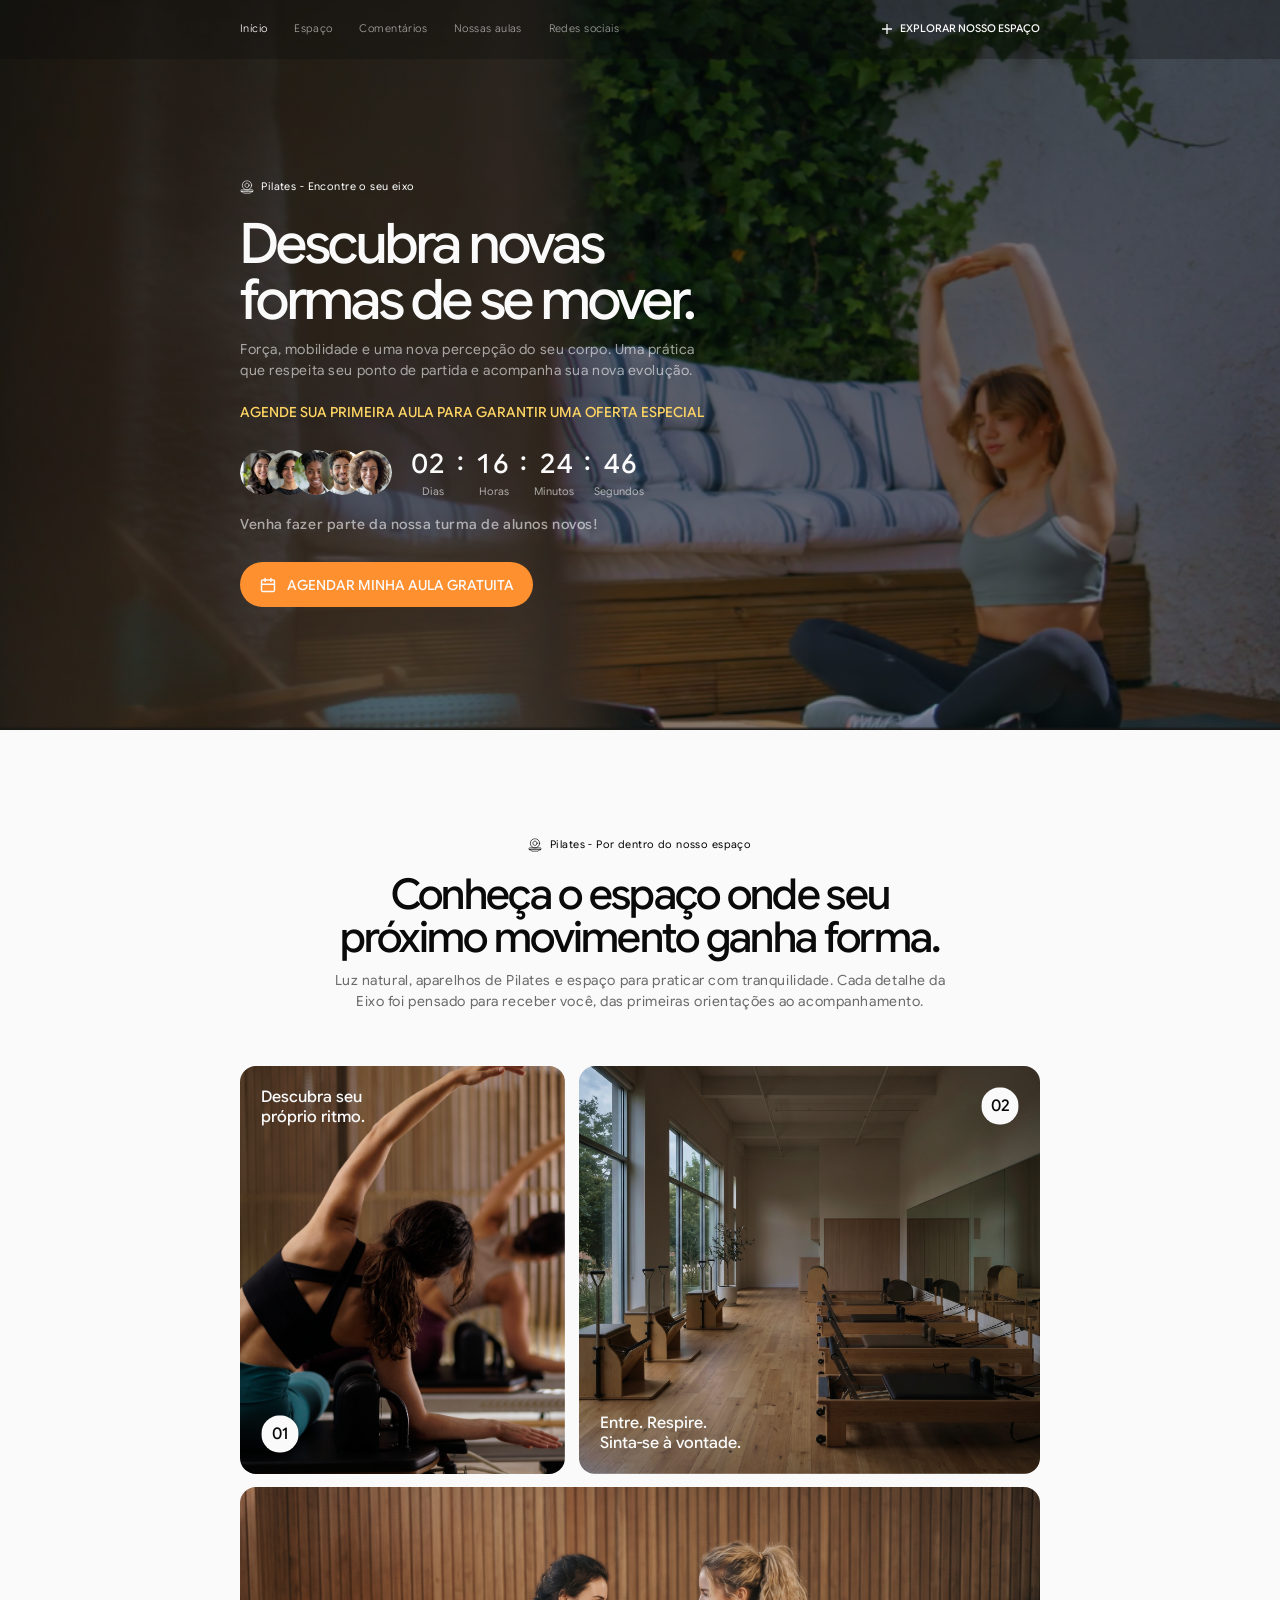
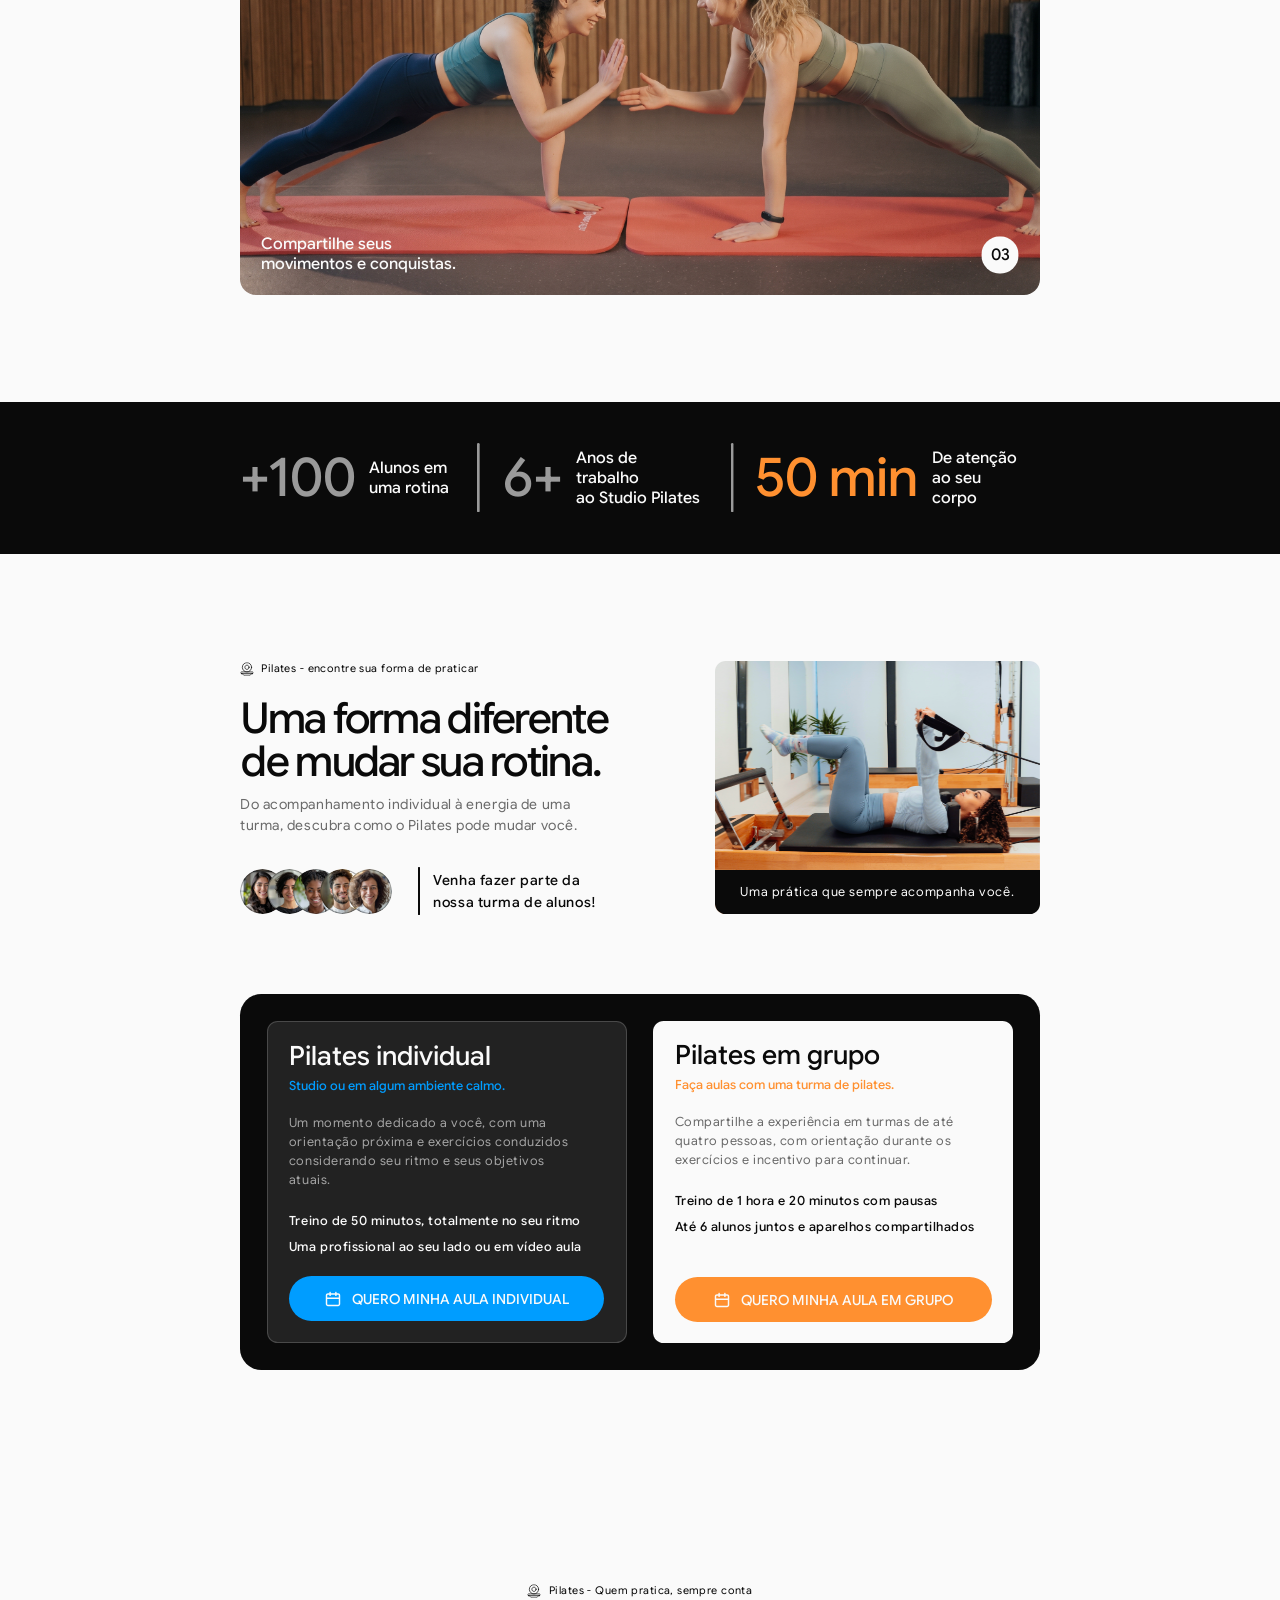
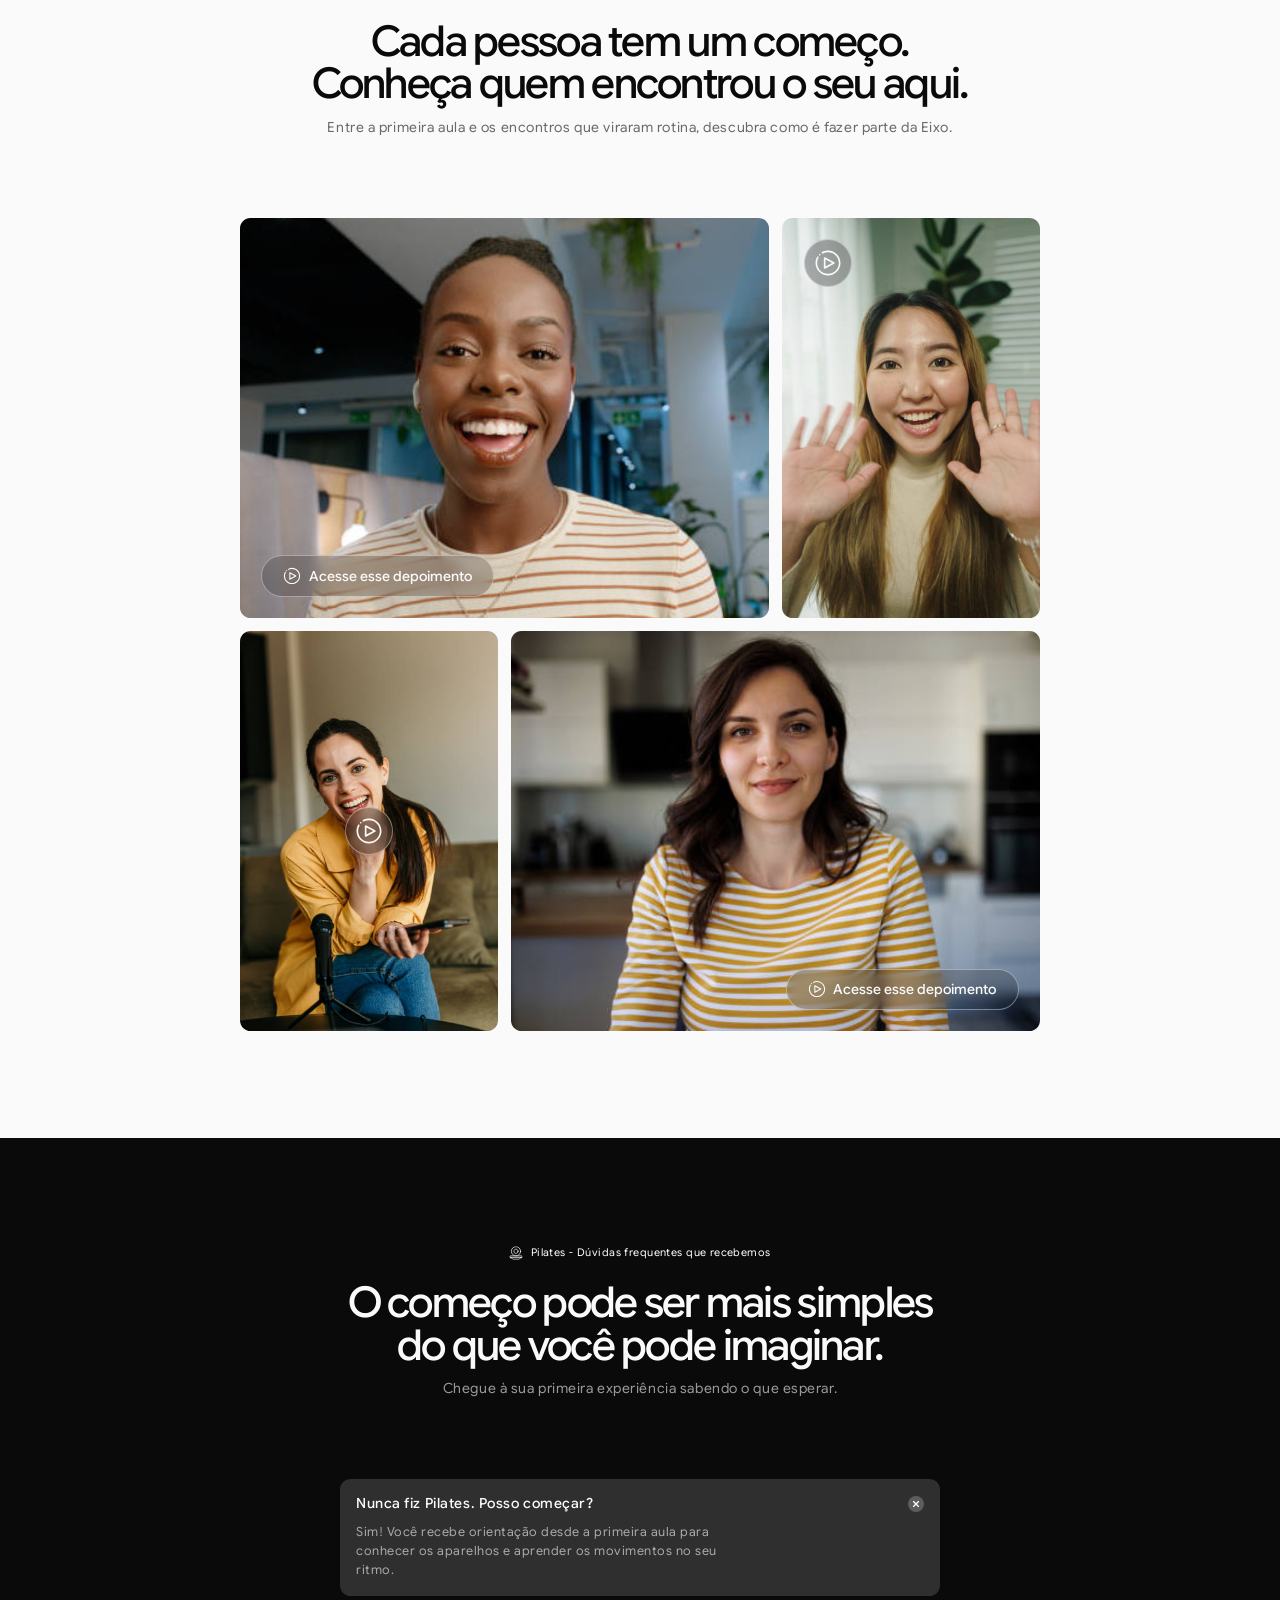
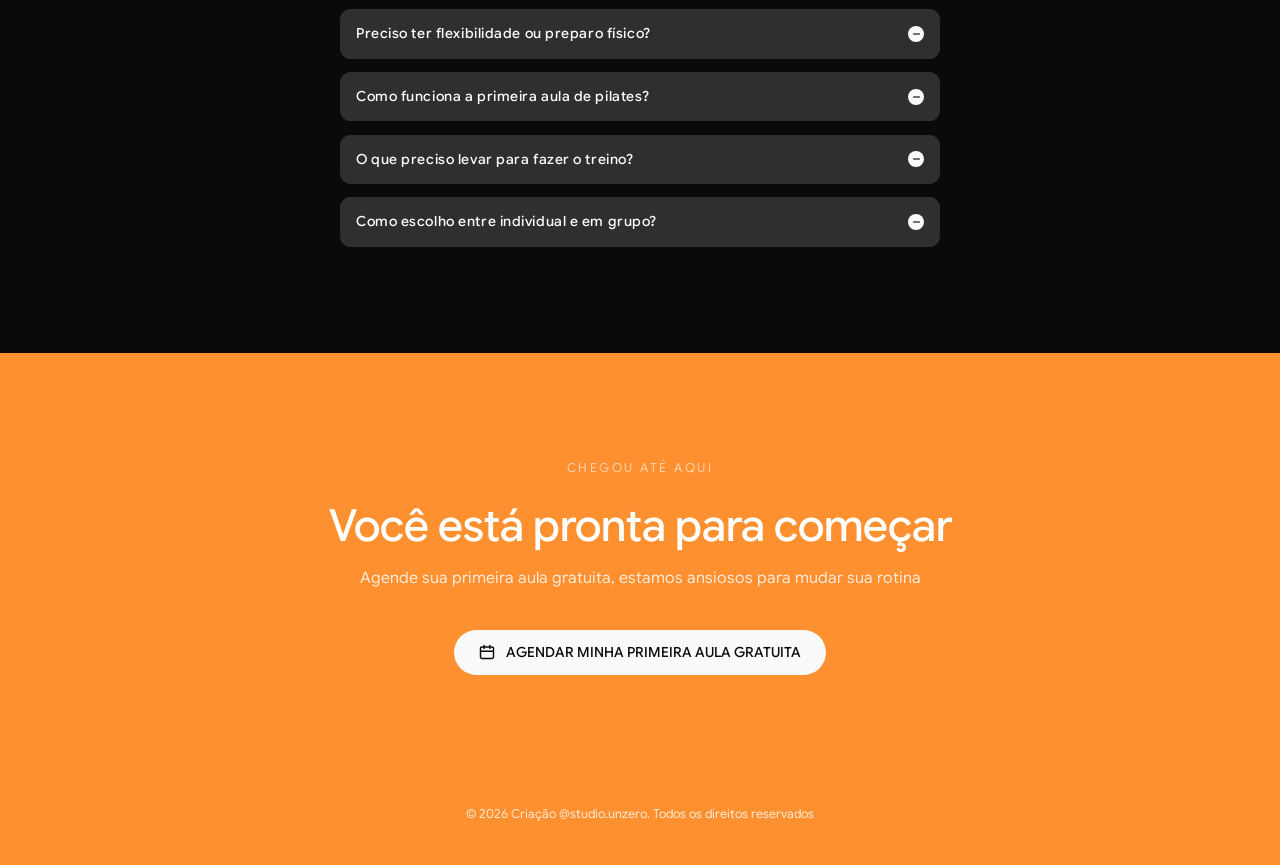
<file: index.html>
<!doctype html>
<html lang="pt-BR">
<head>
  <meta charset="utf-8">
  <meta name="viewport" content="width=device-width, initial-scale=1">
  <meta name="theme-color" content="#0a0a0a">
  <meta name="description" content="Conheça a Eixo Pilates. Um espaço para descobrir novas formas de se mover, com aulas individuais e em grupo.">
  <title>Eixo Pilates — Encontre o seu eixo</title>
  <link rel="icon" href="assets/imagens/imgPlates1.svg" type="image/svg+xml">
  <link rel="preload" href="assets/fontes/google-sans-flex-web.ttf" as="font" type="font/ttf" crossorigin>
  <link rel="stylesheet" href="css/styles.css">
  <script src="js/app.js" defer></script>
</head>
<body>
  <a class="skip-link" href="#espaco">Pular para o conteúdo</a>
  <main>
    <section class="hero" id="inicio" aria-labelledby="hero-title" data-figma-node="24:30">
      <div class="hero-media" aria-hidden="true">
        <video class="hero-video" autoplay muted loop playsinline preload="metadata" poster="assets/imagens/imgFundo.png">
          <source src="assets/videos/hero.mp4" type="video/mp4">
        </video>
        <div class="hero-shade"></div>
      </div>
      <header class="header">
        <div class="container header-inner">
          <button class="mobile-menu-toggle" aria-label="Abrir menu" aria-expanded="false" aria-controls="main-nav"><span></span><span></span></button>
          <nav id="main-nav" class="nav" aria-label="Navegação principal">
            <a class="active" href="#inicio">Início</a>
            <a href="#espaco">Espaço</a>
            <a href="#comentarios">Comentários</a>
            <a href="#aulas">Nossas aulas</a>
            <a href="#redes-sociais">Redes sociais</a>
          </nav>
          <a class="header-cta" href="#espaco"><span class="icon icon-plus"><img src="assets/imagens/imgVector.svg" alt="" width="16" height="16"></span>EXPLORAR NOSSO ESPAÇO</a>
        </div>
      </header>
      <div class="container hero-content">
        <p class="eyebrow"><span class="icon icon-pilates"><img src="assets/imagens/imgPlates.svg" alt="" width="19.819" height="19.819"></span>Pilates - Encontre o seu eixo</p>
        <h1 id="hero-title"><span class="desktop-title">Descubra novas formas de se mover.</span><span class="mobile-title">Descubra uma nova forma de se movimentar.</span></h1>
        <p class="hero-description">Força, mobilidade e uma nova percepção do seu corpo. Uma prática que respeita seu ponto de partida e acompanha sua nova evolução.</p>
        <p class="hero-offer"><span class="desktop-offer">AGENDE SUA PRIMEIRA AULA PARA GARANTIR UMA OFERTA ESPECIAL</span><span class="mobile-offer">SUA PRIMEIRA AULA, GANHE UMA OFERTA.</span></p>
        <div class="hero-proof">
          <div class="avatars hero-avatars" aria-label="Nossa turma de alunos">
            <img src="assets/imagens/imgEllipse1.png" width="68" height="68" alt="">
            <img src="assets/imagens/imgEllipse2.png" width="68" height="68" alt="">
            <img src="assets/imagens/imgEllipse3.png" width="68" height="68" alt="">
            <img src="assets/imagens/imgEllipse4.png" width="68" height="68" alt="">
            <img src="assets/imagens/imgEllipse5.png" width="68" height="68" alt="">
          </div>
          <div class="countdown" aria-label="Contagem regressiva da oferta ilustrativa">
            <div class="countdown-digits" aria-hidden="true"><span data-count="days">02</span><b>:</b><span data-count="hours">16</span><b>:</b><span data-count="minutes">24</span><b>:</b><span data-count="seconds">48</span></div>
            <div class="countdown-labels"><span>Dias</span><span>Horas</span><span>Minutos</span><span>Segundos</span></div>
          </div>
        </div>
        <p class="hero-invitation">Venha fazer parte da nossa turma de alunos novos!</p>
        <div class="mobile-proof"><p>Faça parte da nossa nova turma de alunos</p><span class="mobile-proof-divider"></span><div class="avatars"><img src="assets/imagens/imgEllipse1.png" width="40" height="40" alt=""><img src="assets/imagens/imgEllipse2.png" width="40" height="40" alt=""><img src="assets/imagens/imgEllipse3.png" width="40" height="40" alt=""><img src="assets/imagens/imgEllipse4.png" width="40" height="40" alt=""></div></div>
        <button class="button button-orange hero-button" data-book="Primeira aula"><span class="icon icon-calendar"><img src="assets/imagens/imgDate.svg" alt="" width="26" height="26"></span>AGENDAR MINHA AULA GRATUITA</button>
      </div>
    </section>

    <section class="space-section" id="espaco" aria-labelledby="space-title" data-figma-node="82:21">
      <div class="container">
        <div class="section-heading space-heading">
          <p class="eyebrow"><span class="icon icon-pilates"><img src="assets/imagens/imgPlates1.svg" alt="" width="19.819" height="19.819"></span>Pilates - Por dentro do nosso espaço</p>
          <h2 id="space-title">Conheça o espaço onde seu próximo movimento ganha forma.</h2>
          <p class="section-description">Luz natural, aparelhos de Pilates e espaço para praticar com tranquilidade. Cada detalhe da Eixo foi pensado para receber você, das primeiras orientações ao acompanhamento.</p>
        </div>
        <div class="space-grid">
          <figure class="space-card space-card-one">
            <img class="space-photo" src="assets/imagens/imgFundoCard1.png" width="765" height="1024" alt="Aluna explorando um alongamento lateral em um aparelho de Pilates" loading="lazy">
            <figcaption>Descubra seu<br>próprio ritmo.</figcaption>
            <span class="number-badge"><img src="assets/imagens/imgEllipse7.svg" alt="" width="56" height="56"><span>01</span></span>
          </figure>
          <figure class="space-card space-card-two">
            <img class="space-photo" src="assets/imagens/imgFundoCard2.png" width="1024" height="765" alt="Estúdio com luz natural, piso de madeira e aparelhos de Pilates" loading="lazy">
            <figcaption>Entre. Respire.<br>Sinta-se à vontade.</figcaption>
            <span class="number-badge"><img src="assets/imagens/imgEllipse7.svg" alt="" width="56" height="56"><span>02</span></span>
          </figure>
          <figure class="space-card space-card-three">
            <img class="space-photo" src="assets/imagens/imgFundoCard3.png" width="2752" height="1536" alt="Duas alunas compartilhando a prática no estúdio" loading="lazy">
            <figcaption>Compartilhe seus<br>movimentos e conquistas.</figcaption>
            <span class="number-badge"><img src="assets/imagens/imgEllipse7.svg" alt="" width="56" height="56"><span>03</span></span>
          </figure>
        </div>
      </div>
    </section>

    <section class="metrics" aria-label="O estúdio em números" data-figma-node="82:16">
      <div class="container metrics-inner">
        <div class="metric metric-one"><strong>+100</strong><p>Alunos em<br>uma rotina</p></div>
        <div class="metric metric-two"><strong>6+</strong><p>Anos de trabalho<br>ao Studio Pilates</p></div>
        <div class="metric metric-three"><strong>50 min</strong><p>De atenção<br>ao seu corpo</p></div>
        <span class="metric-dividers" aria-hidden="true"><img src="assets/imagens/imgDivisoresBarras.svg" alt="" width="385" height="104"></span>
      </div>
    </section>

    <section class="classes-section" id="aulas" aria-labelledby="classes-title" data-figma-node="111:45">
      <div class="container">
        <div class="classes-intro">
          <div class="classes-copy">
            <p class="eyebrow"><span class="icon icon-pilates"><img src="assets/imagens/imgPlates1.svg" alt="" width="19.819" height="19.819"></span>Pilates - encontre sua forma de praticar</p>
            <h2 id="classes-title">Uma forma diferente de mudar sua rotina.</h2>
            <p class="section-description">Do acompanhamento individual à energia de uma turma, descubra como o Pilates pode mudar você.</p>
            <div class="classes-proof">
              <div class="avatars" aria-label="Nossa turma de alunos"><img src="assets/imagens/imgEllipse6.png" width="68" height="68" alt="" loading="lazy"><img src="assets/imagens/imgEllipse8.png" width="68" height="68" alt="" loading="lazy"><img src="assets/imagens/imgEllipse9.png" width="68" height="68" alt="" loading="lazy"><img src="assets/imagens/imgEllipse10.png" width="68" height="68" alt="" loading="lazy"><img src="assets/imagens/imgEllipse11.png" width="68" height="68" alt="" loading="lazy"></div>
              <span class="proof-divider"><img src="assets/imagens/imgVector2.svg" alt="" width="4" height="72"></span>
              <p>Venha fazer parte da nossa turma de alunos!</p>
            </div>
          </div>
          <figure class="classes-image">
            <img src="assets/imagens/imgRectangle10.png" width="683" height="1024" alt="Aluna praticando exercícios no reformer" loading="lazy">
            <figcaption>Uma prática que sempre acompanha você.</figcaption>
          </figure>
        </div>
        <div class="class-cards">
          <article class="class-card class-card-individual">
            <h3>Pilates individual</h3>
            <p class="class-tagline">Studio ou em algum ambiente calmo.</p>
            <p class="class-description">Um momento dedicado a você, com uma orientação próxima e exercícios conduzidos considerando seu ritmo e seus objetivos atuais.</p>
            <ul class="class-details"><li>Treino de 50 minutos, totalmente no seu ritmo</li><li>Uma profissional ao seu lado ou em vídeo aula</li></ul>
            <button class="button button-blue" data-book="Pilates individual"><span class="icon icon-calendar"><img src="assets/imagens/imgDate.svg" alt="" width="26" height="26"></span>QUERO MINHA AULA INDIVIDUAL</button>
          </article>
          <article class="class-card class-card-group">
            <h3>Pilates em grupo</h3>
            <p class="class-tagline">Faça aulas com uma turma de pilates.</p>
            <p class="class-description">Compartilhe a experiência em turmas de até quatro pessoas, com orientação durante os exercícios e incentivo para continuar.</p>
            <ul class="class-details"><li>Treino de 1 hora e 20 minutos com pausas</li><li>Até 6 alunos juntos e aparelhos compartilhados</li></ul>
            <button class="button button-orange" data-book="Pilates em grupo"><span class="icon icon-calendar"><img src="assets/imagens/imgDate.svg" alt="" width="26" height="26"></span>QUERO MINHA AULA EM GRUPO</button>
          </article>
        </div>
      </div>
    </section>

    <section class="testimonials-section" id="comentarios" aria-labelledby="testimonials-title" data-figma-node="134:7">
      <div class="container">
        <div class="section-heading testimonials-heading">
          <p class="eyebrow"><span class="icon icon-pilates"><img src="assets/imagens/imgPlates1.svg" alt="" width="19.819" height="19.819"></span>Pilates - Quem pratica, sempre conta</p>
          <h2 id="testimonials-title">Cada pessoa tem um começo. Conheça quem encontrou o seu aqui.</h2>
          <p class="section-description">Entre a primeira aula e os encontros que viraram rotina, descubra como é fazer parte da Eixo.</p>
        </div>
        <div class="testimonials-grid">
          <button class="testimonial testimonial-one" data-testimonial="0" aria-label="Acessar primeiro depoimento ilustrativo">
            <img class="testimonial-photo" src="assets/imagens/imgRectangle12.png" width="612" height="373" alt="Mulher sorrindo para a câmera em um relato" loading="lazy">
            <span class="play-control play-label"><span class="icon icon-play-small"><img src="assets/imagens/imgPlay.svg" alt="" width="26" height="26"></span><span>Acesse esse depoimento</span></span>
          </button>
          <button class="testimonial testimonial-two" data-testimonial="1" aria-label="Acessar segundo depoimento ilustrativo">
            <img class="testimonial-photo" src="assets/imagens/imgRectangle14.png" width="344" height="612" alt="Mulher acenando para a câmera" loading="lazy">
            <span class="play-control play-circle"><span class="icon icon-play-large"><img src="assets/imagens/imgPlay1.svg" alt="" width="40" height="40"></span></span>
          </button>
          <button class="testimonial testimonial-three" data-testimonial="2" aria-label="Acessar terceiro depoimento ilustrativo">
            <img class="testimonial-photo" src="assets/imagens/imgRectangle15.png" width="408" height="612" alt="Mulher sorrindo enquanto grava um relato em casa" loading="lazy">
            <span class="play-control play-circle"><span class="icon icon-play-large"><img src="assets/imagens/imgPlay1.svg" alt="" width="40" height="40"></span></span>
          </button>
          <button class="testimonial testimonial-four" data-testimonial="3" aria-label="Acessar quarto depoimento ilustrativo">
            <img class="testimonial-photo" src="assets/imagens/imgRectangle16.png" width="612" height="408" alt="Mulher olhando para a câmera em um relato" loading="lazy">
            <span class="play-control play-label"><span class="icon icon-play-small"><img src="assets/imagens/imgPlay.svg" alt="" width="26" height="26"></span><span>Acesse esse depoimento</span></span>
          </button>
        </div>
      </div>
    </section>

    <section class="faq-section" id="duvidas" aria-labelledby="faq-title" data-figma-node="137:191">
      <div class="container">
        <div class="section-heading faq-heading">
          <p class="eyebrow"><span class="icon icon-pilates"><img src="assets/imagens/imgPlates.svg" alt="" width="19.819" height="19.819"></span>Pilates - Dúvidas frequentes que recebemos</p>
          <h2 id="faq-title">O começo pode ser mais simples do que você pode imaginar.</h2>
          <p class="section-description">Chegue à sua primeira experiência sabendo o que esperar.</p>
        </div>
        <div class="faq-list">
          <details class="faq-item" open>
            <summary>Nunca fiz Pilates. Posso começar?<span class="faq-icon"><img class="faq-icon-bg" src="assets/imagens/imgEllipse13.svg" width="24" height="24" alt=""><img class="faq-icon-minus" src="assets/imagens/imgGroup1.svg" width="11" height="2" alt=""><img class="faq-icon-bg-open" src="assets/imagens/imgEllipse12.svg" width="24" height="24" alt=""><img class="faq-icon-cross" src="assets/imagens/imgGroup.svg" width="10" height="10" alt=""></span></summary>
            <div class="faq-answer"><p>Sim! Você recebe orientação desde a primeira aula para conhecer os aparelhos e aprender os movimentos no seu ritmo.</p></div>
          </details>
          <details class="faq-item"><summary>Preciso ter flexibilidade ou preparo físico?<span class="faq-icon"><img class="faq-icon-bg" src="assets/imagens/imgEllipse13.svg" width="24" height="24" alt=""><img class="faq-icon-minus" src="assets/imagens/imgGroup1.svg" width="11" height="2" alt=""><img class="faq-icon-bg-open" src="assets/imagens/imgEllipse12.svg" width="24" height="24" alt=""><img class="faq-icon-cross" src="assets/imagens/imgGroup.svg" width="10" height="10" alt=""></span></summary><div class="faq-answer"><p>Não é necessário chegar com experiência. Os exercícios são orientados considerando seu ponto de partida.</p></div></details>
          <details class="faq-item"><summary>Como funciona a primeira aula de pilates?<span class="faq-icon"><img class="faq-icon-bg" src="assets/imagens/imgEllipse13.svg" width="24" height="24" alt=""><img class="faq-icon-minus" src="assets/imagens/imgGroup1.svg" width="11" height="2" alt=""><img class="faq-icon-bg-open" src="assets/imagens/imgEllipse12.svg" width="24" height="24" alt=""><img class="faq-icon-cross" src="assets/imagens/imgGroup.svg" width="10" height="10" alt=""></span></summary><div class="faq-answer"><p>Você conhece o espaço, conversa com a profissional sobre seus objetivos e experimenta a prática com acompanhamento.</p></div></details>
          <details class="faq-item"><summary>O que preciso levar para fazer o treino?<span class="faq-icon"><img class="faq-icon-bg" src="assets/imagens/imgEllipse13.svg" width="24" height="24" alt=""><img class="faq-icon-minus" src="assets/imagens/imgGroup1.svg" width="11" height="2" alt=""><img class="faq-icon-bg-open" src="assets/imagens/imgEllipse12.svg" width="24" height="24" alt=""><img class="faq-icon-cross" src="assets/imagens/imgGroup.svg" width="10" height="10" alt=""></span></summary><div class="faq-answer"><p>Roupas confortáveis e uma garrafa de água. As demais orientações são enviadas na confirmação.</p></div></details>
          <details class="faq-item"><summary>Como escolho entre individual e em grupo?<span class="faq-icon"><img class="faq-icon-bg" src="assets/imagens/imgEllipse13.svg" width="24" height="24" alt=""><img class="faq-icon-minus" src="assets/imagens/imgGroup1.svg" width="11" height="2" alt=""><img class="faq-icon-bg-open" src="assets/imagens/imgEllipse12.svg" width="24" height="24" alt=""><img class="faq-icon-cross" src="assets/imagens/imgGroup.svg" width="10" height="10" alt=""></span></summary><div class="faq-answer"><p>Nossa equipe ajuda você a conhecer os formatos e escolher conforme suas preferências e disponibilidade.</p></div></details>
        </div>
      </div>
    </section>
  </main>

  <footer class="footer" id="redes-sociais" data-figma-node="141:358">
    <div class="container footer-inner">
      <p class="footer-eyebrow">CHEGOU ATÉ AQUI</p>
      <h2>Você está pronta para começar</h2>
      <p class="footer-description">Agende sua primeira aula gratuita, estamos ansiosos para mudar sua rotina</p>
      <button class="button button-white footer-button" data-book="Primeira aula"><span class="icon icon-calendar"><img src="assets/imagens/imgDate1.svg" alt="" width="26" height="26"></span>AGENDAR MINHA PRIMEIRA AULA GRATUITA</button>
      <p class="copyright">© 2026 Criação <a href="https://www.instagram.com/studio.unzero/" target="_blank" rel="noopener noreferrer">@studio.unzero.</a> Todos os direitos reservados</p>
    </div>
  </footer>

  <dialog class="booking-dialog" aria-labelledby="booking-title">
    <button class="dialog-close" data-close aria-label="Fechar agendamento">×</button>
    <div class="booking-form-view">
      <p class="modal-eyebrow">SEU PRIMEIRO MOVIMENTO</p>
      <h2 id="booking-title">Encontre seu horário.</h2>
      <p class="modal-description">Escolha suas preferências para experimentar a Eixo.</p>
      <form id="booking-form">
        <label>Seu nome<input name="name" autocomplete="given-name" placeholder="Como podemos chamar você?" required maxlength="80"></label>
        <label>WhatsApp<input name="phone" autocomplete="tel" type="tel" inputmode="tel" placeholder="(11) 99999-9999" required minlength="10" maxlength="20"></label>
        <label>Formato<select name="format"><option>Primeira aula</option><option>Pilates individual</option><option>Pilates em grupo</option></select></label>
        <div class="form-row"><label>Dia de preferência<input name="date" type="date" required></label><label>Período<select name="period"><option>Manhã</option><option>Tarde</option><option>Noite</option></select></label></div>
        <button class="modal-submit" type="submit">Experimentar agendamento ↗</button>
        <p class="demo-note">Projeto conceitual. Este formulário demonstra a experiência e não envia seus dados.</p>
      </form>
    </div>
    <div class="booking-success" hidden role="status"><p class="modal-eyebrow">PRIMEIRO PASSO DADO</p><h2>Esse tempo pode ser seu.</h2><p class="success-text"></p><p class="demo-note">Esta é uma demonstração do case. Nenhuma reserva foi realizada e seus dados não foram enviados.</p><button class="modal-submit" data-close>Voltar para a Eixo</button></div>
  </dialog>

  <dialog class="testimonial-dialog" aria-labelledby="testimonial-dialog-title">
    <button class="dialog-close" data-close aria-label="Fechar depoimento">×</button>
    <div class="testimonial-dialog-media"></div>
    <div class="testimonial-dialog-caption"><h2 id="testimonial-dialog-title">Quem pratica, conta.</h2><p>Conteúdo ilustrativo do projeto conceitual.</p></div>
  </dialog>
</body>
</html>
</file>
<file: css/styles.css>
:root{--u:min(1px,.052083333333vw);--white:#fafafa;--black:#0a0a0a;--orange:#ff9030;--blue:#009dff;--muted:rgba(10,10,10,.6);--light-muted:rgba(250,250,250,.6)}
*{box-sizing:border-box}html{scroll-behavior:smooth;scrollbar-gutter:stable}body{margin:0;background:var(--white);color:var(--black);font-family:'Google Sans Flex',sans-serif;font-weight:400;-webkit-font-smoothing:antialiased}p,h1,h2,h3,figure{margin:0}button,input,select{font:inherit}button,a{-webkit-tap-highlight-color:transparent}button{cursor:pointer}a{color:inherit;text-decoration:none}button{border:0}img{display:block}button:focus-visible,a:focus-visible,summary:focus-visible{outline:3px solid var(--blue);outline-offset:6px}button{color:inherit}section,footer{scroll-margin-top:0}.container{width:calc(1200 * var(--u));margin-inline:auto}.skip-link{position:fixed;z-index:20;top:12px;left:12px;padding:12px 20px;border-radius:20px;background:white;color:black;transform:translateY(-200%)}.skip-link:focus{transform:translateY(0)}
.icon{position:relative;display:inline-flex;flex:none;align-items:center;justify-content:center;overflow:visible}.icon img{flex:none;max-width:none}.icon-calendar{width:calc(26 * var(--u));height:calc(26 * var(--u))}.icon-calendar img{transform:scale(calc(var(--icon-scale,1)))}.icon-pilates{width:calc(20 * var(--u));height:calc(20 * var(--u))}.icon-plus{width:calc(16 * var(--u));height:calc(16 * var(--u))}.icon-play-small{width:calc(26 * var(--u));height:calc(26 * var(--u))}.icon-play-large{width:calc(40 * var(--u));height:calc(40 * var(--u))}
.eyebrow{display:flex;align-items:center;gap:calc(12 * var(--u));font-size:calc(16 * var(--u));line-height:1.5;letter-spacing:.04em}.section-heading{text-align:center}.section-heading .eyebrow{justify-content:center}.section-heading h2,h2{font-size:calc(64 * var(--u));font-weight:500;line-height:1;letter-spacing:-.04em}.section-heading h2{margin:calc(32 * var(--u)) auto 0}.section-description{font-size:calc(21 * var(--u));line-height:1.5;letter-spacing:.04em;color:var(--muted)}.section-heading .section-description{margin:calc(16 * var(--u)) auto 0}.button{display:inline-flex;align-items:center;justify-content:center;gap:calc(16 * var(--u));padding:calc(20 * var(--u)) calc(32 * var(--u));min-height:calc(66 * var(--u));border-radius:calc(80 * var(--u));font-size:calc(21 * var(--u));font-weight:500;line-height:normal;white-space:nowrap;transition:filter .18s,transform .18s}.button:hover{filter:brightness(1.06);transform:translateY(-2px)}.button:active{transform:translateY(0)}.button-orange{background:var(--orange);color:var(--white)}.button-blue{background:var(--blue);color:var(--white)}.button-white{background:var(--white);color:var(--black)}
.hero{position:relative;height:calc(1095 * var(--u));color:var(--white);background:#24231e;isolation:isolate;overflow:hidden}.hero-media{position:absolute;inset:0;z-index:-1}.hero-video{width:100%;height:100%;object-fit:cover;object-position:center bottom}.hero-shade{position:absolute;inset:0;background:linear-gradient(180deg,rgba(0,0,0,.5) 63.083%,rgba(0,0,0,.35) 100%)}.header{height:calc(88 * var(--u));background:rgba(10,10,10,.3);position:absolute;inset:0 0 auto;z-index:3}.header-inner{height:100%;display:flex;align-items:center;justify-content:space-between}.nav{display:flex;align-items:center;gap:calc(40 * var(--u));font-size:calc(16 * var(--u));font-weight:300;line-height:1.5;letter-spacing:.04em}.nav a{color:var(--light-muted);transition:color .18s}.nav a:hover,.nav a.active{color:var(--white)}.header-cta{display:flex;align-items:center;gap:calc(12 * var(--u));font-size:calc(16 * var(--u));font-weight:500;line-height:1.5;white-space:nowrap}.mobile-menu-toggle{display:none}.hero-content{padding-top:calc(268 * var(--u))}.hero h1{font-size:calc(84 * var(--u));font-weight:500;line-height:1;letter-spacing:-.04em;width:calc(712 * var(--u));margin-top:calc(32 * var(--u))}.hero-description{width:calc(696 * var(--u));font-size:calc(21 * var(--u));line-height:1.5;letter-spacing:.04em;color:var(--light-muted);margin-top:calc(16 * var(--u))}.hero-offer{font-size:calc(21 * var(--u));font-weight:500;line-height:normal;color:#ffd563;margin-top:calc(33 * var(--u));white-space:nowrap}.hero-proof{display:flex;align-items:flex-start;gap:calc(29 * var(--u));margin-top:calc(41 * var(--u));height:calc(78 * var(--u))}.avatars{display:flex;align-items:center;flex:none;width:calc(228 * var(--u));height:calc(68 * var(--u))}.avatars img{width:calc(68 * var(--u));height:calc(68 * var(--u));border-radius:50%;flex:none}.avatars img+img{margin-left:calc(-28 * var(--u))}.hero-avatars{margin-top:calc(3 * var(--u))}.countdown{width:calc(338 * var(--u))}.countdown-digits{display:flex;align-items:center;justify-content:space-between;font-size:calc(40 * var(--u));font-weight:500;line-height:1.2;font-variant-numeric:tabular-nums;white-space:nowrap}.countdown-digits b{font-weight:500}.countdown-labels{display:flex;justify-content:space-between;font-size:calc(16 * var(--u));line-height:1.5;color:var(--light-muted);margin-top:calc(6 * var(--u))}.countdown-labels span{text-align:center;width:calc(64 * var(--u))}.hero-invitation{font-size:calc(21 * var(--u));font-weight:500;line-height:1.6;letter-spacing:.04em;color:var(--light-muted);margin-top:calc(20 * var(--u))}.hero-button{width:calc(440 * var(--u));margin-top:calc(40 * var(--u))}.mobile-title,.mobile-offer,.mobile-proof{display:none}
.space-section{padding:calc(160 * var(--u)) 0}.space-heading h2,.space-heading .section-description{max-width:calc(924 * var(--u))}.space-grid{display:grid;grid-template-columns:488fr 692fr;gap:calc(20 * var(--u));margin-top:calc(81 * var(--u))}.space-card{height:calc(612 * var(--u));border-radius:calc(24 * var(--u));overflow:hidden;position:relative;isolation:isolate}.space-photo{width:100%;height:100%;object-fit:cover}.space-card-one .space-photo{object-fit:fill;object-position:bottom}.space-card-three{grid-column:1/-1}.space-card-three .space-photo{position:absolute;width:107.78%;height:117.95%;left:-3.89%;top:-17.97%;object-fit:fill}.space-card figcaption{position:absolute;z-index:1;color:var(--white);font-size:calc(24 * var(--u));font-weight:500;line-height:normal}.space-card-one figcaption{top:calc(32 * var(--u));left:calc(32 * var(--u))}.space-card-two figcaption{bottom:calc(32 * var(--u));left:calc(32 * var(--u))}.space-card-three figcaption{top:calc(520 * var(--u));left:calc(32 * var(--u))}.number-badge{position:absolute;display:grid;place-items:center;width:calc(56 * var(--u));height:calc(56 * var(--u));color:var(--black);font-size:calc(24 * var(--u));font-weight:500;line-height:normal}.number-badge>img{position:absolute;z-index:-1;transform:scale(var(--asset-scale,1))}.number-badge>span{position:relative}.space-card-one .number-badge{left:calc(32 * var(--u));bottom:calc(32 * var(--u))}.space-card-two .number-badge{right:calc(32 * var(--u));top:calc(32 * var(--u))}.space-card-three .number-badge{right:calc(32 * var(--u));bottom:calc(32 * var(--u))}
.metrics{background:var(--black);color:var(--white);padding:calc(64 * var(--u)) 0}.metrics-inner{height:calc(100 * var(--u));display:flex;align-items:center;position:relative;gap:calc(80 * var(--u))}.metric{display:flex;align-items:center;gap:calc(20 * var(--u));height:100%;flex:none}.metric strong{font-size:calc(80 * var(--u));line-height:normal;font-weight:500;letter-spacing:0;color:var(--light-muted);white-space:nowrap}.metric p{font-size:calc(24 * var(--u));line-height:normal;font-weight:500}.metric-one p{width:calc(120 * var(--u))}.metric-two p{width:calc(189 * var(--u))}.metric-three strong{color:var(--orange)}.metric-three p{width:calc(145 * var(--u))}.metric-dividers{position:absolute;left:calc(356 * var(--u));top:calc(-2 * var(--u));width:calc(385 * var(--u));height:calc(104 * var(--u));pointer-events:none}.metric-dividers img{transform-origin:top left;transform:scale(var(--asset-scale,1))}
.classes-section{padding:calc(160 * var(--u)) 0}.classes-intro{display:flex;justify-content:space-between;align-items:flex-start;height:calc(380 * var(--u))}.classes-copy{width:calc(565 * var(--u))}.classes-copy h2{margin-top:calc(32 * var(--u));margin-left:calc(2 * var(--u))}.classes-copy .section-description{width:calc(521 * var(--u));margin-top:calc(16 * var(--u))}.classes-proof{display:flex;align-items:center;margin-top:calc(49 * var(--u));gap:calc(20 * var(--u))}.proof-divider{display:flex;align-items:center;justify-content:center;width:calc(4 * var(--u));height:calc(68 * var(--u));margin-left:calc(18 * var(--u))}.proof-divider img{transform:scale(var(--asset-scale,1))}.classes-proof p{font-size:calc(21 * var(--u));font-weight:500;line-height:1.6;letter-spacing:.04em;width:calc(246 * var(--u));flex:none}.classes-image{width:calc(488 * var(--u));height:calc(380 * var(--u));position:relative;border-radius:calc(16 * var(--u));overflow:hidden}.classes-image>img{width:100%;height:100%;object-fit:fill;object-position:bottom}.classes-image figcaption{position:absolute;inset:auto 0 0;height:calc(66 * var(--u));display:flex;align-items:center;justify-content:center;background:var(--black);color:var(--white);font-size:calc(19 * var(--u));line-height:normal;letter-spacing:.05em}.class-cards{display:grid;grid-template-columns:1fr 1fr;gap:calc(40 * var(--u));background:var(--black);padding:calc(40 * var(--u));border-radius:calc(32 * var(--u));margin-top:calc(120 * var(--u))}.class-card{border-radius:calc(16 * var(--u));height:calc(484 * var(--u));padding:calc(32 * var(--u));display:flex;flex-direction:column;align-items:flex-start}.class-card-individual{background:rgba(250,250,250,.1);border:1px solid rgba(250,250,250,.18);color:var(--white)}.class-card-group{background:var(--white)}.class-card h3{font-size:calc(40 * var(--u));font-weight:500;line-height:1;letter-spacing:0}.class-tagline{font-size:calc(19 * var(--u));line-height:1;font-weight:500;margin-top:calc(16 * var(--u))}.class-card-individual .class-tagline{color:var(--blue)}.class-card-group .class-tagline{color:var(--orange)}.class-description{font-size:calc(19 * var(--u));line-height:1.5;letter-spacing:.04em;color:var(--muted);max-width:calc(449 * var(--u));margin-top:calc(32 * var(--u))}.class-card-individual .class-description{color:var(--light-muted)}.class-details{list-style:none;margin:calc(33.5 * var(--u)) 0 0;padding:0;font-size:calc(19 * var(--u));line-height:normal;font-weight:500;letter-spacing:.04em;white-space:nowrap}.class-details li+li{margin-top:calc(16 * var(--u))}.class-card .button{width:100%;margin-top:auto;flex:none}
.testimonials-section{padding:calc(160 * var(--u)) 0}.testimonials-heading h2{max-width:calc(1012 * var(--u))}.testimonials-heading .section-description{max-width:calc(952 * var(--u))}.testimonials-grid{display:grid;grid-template-columns:repeat(3,1fr);gap:calc(20 * var(--u));margin-top:calc(120.5 * var(--u))}.testimonial{height:calc(600 * var(--u));border-radius:calc(16 * var(--u));overflow:hidden;position:relative;padding:0;background:#d2d0cb;display:block;text-align:left}.testimonial-one,.testimonial-four{grid-column:span 2}.testimonial-photo{display:block;width:100%;height:100%;object-fit:cover}.testimonial-one .testimonial-photo{position:absolute;max-width:none;width:138.42%;height:111.5%;left:-19.21%;top:-1.67%;object-fit:fill}.testimonial-four .testimonial-photo{position:absolute;max-width:none;width:126.92%;height:111.83%;left:-5.4%;top:-.04%;object-fit:fill}.play-control{position:absolute;display:flex;justify-content:center;align-items:center;border:1px solid rgba(250,250,250,.4);border-radius:calc(60 * var(--u));color:var(--white);backdrop-filter:blur(7px);-webkit-backdrop-filter:blur(7px);transition:background .2s}.testimonial:hover .play-control{background:rgba(10,10,10,.45)}.play-label{background:rgba(10,10,10,.2);padding:calc(16 * var(--u)) calc(32 * var(--u));gap:calc(12 * var(--u));font-weight:500;font-size:calc(21 * var(--u));line-height:normal;white-space:nowrap;bottom:calc(32 * var(--u))}.testimonial-one .play-label{left:calc(32 * var(--u))}.testimonial-four .play-label{right:calc(32 * var(--u))}.play-circle{background:rgba(10,10,10,.3);width:calc(72 * var(--u));height:calc(72 * var(--u))}.testimonial-two .play-circle{top:calc(32 * var(--u));left:calc(32 * var(--u))}.testimonial-three .play-circle{left:50%;top:50%;transform:translate(-50%,-50%)}
.faq-section{background:var(--black);color:var(--white);padding:calc(160 * var(--u)) 0}.faq-heading h2{max-width:calc(900 * var(--u))}.faq-heading .section-description{color:var(--light-muted)}.faq-list{max-width:calc(900 * var(--u));margin:calc(120.5 * var(--u)) auto 0;display:flex;flex-direction:column;gap:calc(20 * var(--u))}.faq-item{background:rgba(250,250,250,.15);border-radius:calc(16 * var(--u));overflow:hidden}.faq-item summary{display:flex;justify-content:space-between;align-items:center;gap:20px;padding:calc(24 * var(--u));min-height:calc(74 * var(--u));font-size:calc(21 * var(--u));line-height:normal;letter-spacing:.04em;font-weight:500;list-style:none;cursor:pointer}.faq-item summary::-webkit-details-marker{display:none}.faq-answer{padding:calc(0 * var(--u)) calc(24 * var(--u)) calc(24 * var(--u));margin-top:calc(-6 * var(--u))}.faq-answer p{max-width:calc(597 * var(--u));font-size:calc(19 * var(--u));line-height:1.5;letter-spacing:.04em;color:var(--light-muted)}.faq-icon{position:relative;width:calc(24 * var(--u));height:calc(24 * var(--u));flex:none;display:grid;place-items:center}.faq-icon img{position:absolute;transform:scale(var(--asset-scale,1))}.faq-icon-bg-open,.faq-icon-cross{visibility:hidden}.faq-item[open] .faq-icon-bg-open,.faq-item[open] .faq-icon-cross{visibility:visible}.faq-item[open] .faq-icon-bg,.faq-item[open] .faq-icon-minus{visibility:hidden}
.footer{background:var(--orange);color:white;height:calc(767 * var(--u));text-align:center;position:relative}.footer-inner{position:relative;height:100%;padding-top:calc(160.33 * var(--u))}.footer-eyebrow{font-size:calc(18.667 * var(--u));line-height:normal;letter-spacing:.2em;opacity:.6}.footer h2{font-size:calc(66.667 * var(--u));letter-spacing:0;line-height:normal;white-space:nowrap;font-weight:500;margin-top:calc(32 * var(--u))}.footer-description{font-size:calc(24 * var(--u));line-height:1.5;opacity:.8;margin-top:calc(18 * var(--u))}.footer-button{width:calc(558 * var(--u));position:absolute;top:calc(415 * var(--u));left:50%;transform:translateX(-50%)}.footer-button:hover{transform:translate(-50%,-2px)}.footer-button:active{transform:translateX(-50%)}.copyright{position:absolute;left:50%;transform:translateX(-50%);bottom:calc(64 * var(--u));font-size:calc(18.667 * var(--u));line-height:normal;opacity:.8;white-space:nowrap}.copyright a:hover{text-decoration:underline}
dialog{border:0;padding:0;color:var(--black);background:var(--white);border-radius:24px;box-shadow:0 24px 100px #0005;max-height:90dvh;overscroll-behavior:contain}dialog::backdrop{background:rgba(0,0,0,.65);backdrop-filter:blur(8px)}.booking-dialog{width:min(540px,calc(100% - 32px));padding:40px}.dialog-close{position:absolute;z-index:3;right:16px;top:14px;width:34px;height:34px;background:rgba(10,10,10,.1);border-radius:50%;font-size:26px;line-height:1;display:grid;place-items:center}.modal-eyebrow{font-size:11px;letter-spacing:.15em;margin-bottom:18px;color:#777}.booking-dialog h2{font-size:38px;line-height:1.1;letter-spacing:-.04em;max-width:400px}.modal-description{font-size:15px;color:#777;line-height:1.5;margin-top:14px}#booking-form{display:grid;gap:16px;margin-top:28px}#booking-form label{display:grid;gap:8px;font-size:13px;font-weight:500}#booking-form input,#booking-form select{width:100%;min-width:0;border:1px solid #ddd;border-radius:10px;background:#fff;padding:12px;font-size:15px;color:var(--black)}.form-row{display:grid;grid-template-columns:1fr 1fr;gap:16px}.modal-submit{border-radius:40px;min-height:48px;background:var(--orange);color:var(--black);padding:13px 24px;font-size:14px;font-weight:500}.demo-note{font-size:11px;line-height:1.6;color:#888}.success-text{font-size:16px;line-height:1.6;margin:24px 0}.booking-success .modal-submit{margin-top:24px;width:100%}.testimonial-dialog{width:min(800px,calc(100% - 32px));background:var(--black);color:var(--white)}.testimonial-dialog .dialog-close{background:#fafafae6;color:var(--black)}.testimonial-dialog-media{background:#161616;display:flex;justify-content:center;position:relative;min-height:200px}.testimonial-dialog-media img,.testimonial-dialog-media video{width:100%;max-height:68dvh;object-fit:contain}.testimonial-dialog-caption{padding:24px 32px}.testimonial-dialog-caption h2{font-size:24px}.testimonial-dialog-caption p{font-size:12px;color:var(--light-muted);margin-top:10px}.testimonial-placeholder{position:absolute;bottom:20px;left:20px;right:20px;text-align:center;padding:12px 16px;border-radius:12px;background:rgba(10,10,10,.8);font-size:13px;line-height:1.5;color:var(--white)}[hidden]{display:none!important}
@font-face{font-family:Eixo Sans;src:url('../assets/fontes/google-sans-flex-web.ttf') format('truetype');font-style:normal;font-weight:1 1000;font-display:swap}
body{font-family:'Eixo Sans',sans-serif;font-optical-sizing:none;font-variation-settings:'ROND' 0,'wdth' 100,'slnt' 0,'opsz' 21}
.eyebrow,.nav,.header-cta{font-variation-settings:'ROND' 0,'wdth' 100,'slnt' 0,'opsz' 16}
.hero h1{font-variation-settings:'ROND' 0,'wdth' 100,'slnt' 0,'opsz' 84}
h2{font-variation-settings:'ROND' 0,'wdth' 100,'slnt' 0,'opsz' 64}
.class-card h3{font-variation-settings:'ROND' 0,'wdth' 100,'slnt' 0,'opsz' 40}
.class-description,.class-details,.class-tagline,.classes-image figcaption,.faq-answer{font-variation-settings:'ROND' 0,'wdth' 100,'slnt' 0,'opsz' 19}
.space-card figcaption,.number-badge,.metric p,.footer-description{font-variation-settings:'ROND' 0,'wdth' 100,'slnt' 0,'opsz' 24}
.metric strong{font-variation-settings:'ROND' 0,'wdth' 100,'slnt' 0,'opsz' 80}
.countdown-digits{font-variation-settings:'ROND' 0,'wdth' 100,'slnt' 0,'opsz' 40}
.countdown-labels{font-variation-settings:'ROND' 0,'wdth' 100,'slnt' 0,'opsz' 16}
.footer h2{font-variation-settings:'ROND' 0,'wdth' 100,'slnt' 0,'opsz' 66.667}
.footer-eyebrow,.copyright{font-variation-settings:'ROND' 0,'wdth' 100,'slnt' 0,'opsz' 18.667}
/* Preserve the source badge stacking and the full canvas width. */
html{scrollbar-gutter:auto;scrollbar-width:none}
html::-webkit-scrollbar{display:none}
.number-badge{isolation:isolate}
@media(min-width:1100px){.faq-item summary{line-height:calc(26 * var(--u))}.faq-answer{margin-top:calc(-8 * var(--u))}.faq-answer p{min-height:calc(58 * var(--u))}}
@media(min-width:1920px){:root{--u:1px}}
@media(max-width:1099px){
 :root{--u:1px}.container{width:calc(100% - 80px);max-width:960px}.icon img,.number-badge>img,.proof-divider img,.metric-dividers img,.faq-icon img{transform:none}.eyebrow{font-size:13px;gap:10px}.section-heading h2,h2{font-size:46px}.section-description{font-size:17px}.section-heading h2{margin-top:24px}.section-heading .section-description{margin-top:18px}.button{font-size:15px;gap:12px;min-height:54px;padding:14px 24px}.header{height:76px}.nav{font-size:13px;gap:20px}.header-cta{font-size:12px;gap:8px}.hero{height:850px}.hero-content{padding-top:180px}.hero h1{font-size:66px;width:580px}.hero-description{width:560px;font-size:17px}.hero-offer{font-size:16px;margin-top:28px}.hero-proof{margin-top:32px;gap:24px}.hero-invitation{font-size:17px;margin-top:12px}.hero-button{margin-top:30px;width:360px}.hero-shade{background:linear-gradient(90deg,#0009,#0005)}.space-section,.classes-section,.testimonials-section,.faq-section{padding:100px 0}.space-heading h2,.space-heading .section-description,.testimonials-heading h2,.testimonials-heading .section-description,.faq-heading h2{max-width:760px}.space-grid{margin-top:60px;gap:16px}.space-card{height:440px}.space-card figcaption{font-size:19px}.space-card-three figcaption{top:auto;bottom:32px}.metrics{padding:40px 0}.metrics-inner{gap:36px;justify-content:space-between;height:auto}.metric{gap:12px}.metric strong{font-size:52px}.metric p{font-size:15px}.metric-one p{width:auto}.metric-two p{width:auto}.metric-three p{width:auto}.metric-dividers{display:none}.classes-intro{height:auto;gap:40px}.classes-copy{width:55%}.classes-copy h2{font-size:46px;margin-top:24px;margin-left:0}.classes-copy .section-description{width:auto;margin-top:18px}.classes-proof{margin-top:30px;gap:14px}.classes-proof .avatars{width:164px;height:48px}.classes-proof .avatars img{width:48px;height:48px}.classes-proof .avatars img+img{margin-left:-19px}.proof-divider{margin-left:0;height:52px;overflow:hidden}.classes-proof p{font-size:15px;width:165px}.classes-image{width:40%;height:300px}.classes-image figcaption{font-size:13px;letter-spacing:0;height:50px}.class-cards{margin-top:70px;padding:24px;gap:24px}.class-card{padding:24px;height:440px}.class-card h3{font-size:30px}.class-tagline{font-size:14px;line-height:1.3;margin-top:12px}.class-description{font-size:15px;margin-top:24px}.class-details{font-size:14px;line-height:1.4;white-space:normal;margin-top:24px}.class-details li+li{margin-top:12px}.class-card .button{font-size:13px;gap:8px;padding:14px 10px}.class-card .icon-calendar{width:20px;height:20px}.class-card .icon-calendar img{transform:scale(.77)}.testimonials-grid{margin-top:70px;gap:16px}.testimonial{height:440px}.play-label{font-size:15px;padding:12px 20px;gap:8px;bottom:24px}.testimonial-one .play-label{left:24px}.testimonial-four .play-label{right:24px}.play-circle{width:60px;height:60px}.faq-list{margin-top:70px;max-width:760px;gap:16px}.faq-item summary{font-size:17px;padding:22px;min-height:68px}.faq-answer{padding:0 22px 22px;margin-top:0}.faq-answer p{font-size:16px;max-width:600px}.footer{height:650px}.footer-inner{padding-top:130px}.footer-eyebrow{font-size:14px}.footer h2{font-size:46px;white-space:normal;margin-top:30px}.footer-description{font-size:18px;max-width:650px;margin:18px auto 0}.footer-button{width:460px;top:350px}.copyright{font-size:13px;bottom:50px}
}
@media(max-width:699px){
 .container{width:calc(100% - 48px)}.header{height:64px;background:transparent}.header-inner{justify-content:flex-end}.header-cta{display:none}.mobile-menu-toggle{display:flex;position:relative;z-index:5;flex-direction:column;justify-content:center;gap:6px;width:36px;height:36px;border-radius:50%;background:rgba(10,10,10,.15);padding:8px}.mobile-menu-toggle span{display:block;height:1px;width:20px;background:var(--white);transition:transform .2s}.mobile-menu-toggle[aria-expanded=true] span:first-child{transform:translateY(3.5px) rotate(45deg)}.mobile-menu-toggle[aria-expanded=true] span:last-child{transform:translateY(-3.5px) rotate(-45deg)}.nav{display:none;position:absolute;inset:0 0 auto;background:rgba(10,10,10,.97);padding:70px 24px 30px;flex-direction:column;align-items:flex-start;font-size:18px;gap:24px}.nav.is-open{display:flex}.hero{height:874px;min-height:874px}.hero-video{object-position:65% center}.hero-shade{background:linear-gradient(180deg,rgba(0,0,0,.74) 63.083%,rgba(0,0,0,.52) 100%)}.hero-content{padding-top:100px;position:relative;height:100%}.hero .eyebrow{font-size:13.323px;gap:10px}.hero .icon-pilates{width:16.667px;height:16.667px}.hero .icon-pilates img{transform:scale(.84)}.desktop-title,.desktop-offer{display:none}.mobile-title,.mobile-offer{display:inline}.hero h1{font-size:51px;font-weight:600;width:100%;max-width:400px;line-height:1;letter-spacing:-.04em;margin-top:32px}.hero-description{width:100%;max-width:400px;font-size:14px;letter-spacing:.04em;line-height:1.5;margin-top:16px}.hero-proof{position:absolute;top:408px;margin:0;height:auto;display:block}.hero-avatars{display:none}.countdown{width:342px;max-width:calc(100vw - 48px)}.countdown-digits{font-size:41.337px;line-height:1.2}.countdown-labels{font-size:14px;margin-top:6px}.hero-offer{position:absolute;top:506px;margin:0;font-size:14px;letter-spacing:.018em;white-space:normal}.hero-invitation{display:none}.mobile-proof{display:flex;position:absolute;top:698px;align-items:center;gap:16px}.mobile-proof p{width:176px;font-size:16px;line-height:1.28;font-weight:500;letter-spacing:.04em}.mobile-proof-divider{width:1px;height:40px;background:var(--white)}.mobile-proof .avatars{width:111px;height:40px}.mobile-proof .avatars img{width:40px;height:40px}.mobile-proof .avatars img+img{margin-left:-16.25px}.hero-button{position:absolute;top:778px;margin-top:0;width:100%;height:64px;max-width:calc(100% - 48px);padding:15px;font-size:16.323px;gap:12px;color:var(--black)}.hero-button .icon-calendar img{filter:brightness(0)}.hero-button .icon-calendar{width:20.209px;height:20.209px}.hero-button .icon-calendar img{transform:scale(.777)}
 .eyebrow{font-size:10.5px;letter-spacing:.035em;gap:8px}.eyebrow .icon-pilates{width:15px;height:15px}.eyebrow .icon-pilates img{transform:scale(.757)}.section-heading h2,h2{font-size:36px;line-height:1.05}.section-heading h2{margin-top:22px}.section-description{font-size:15px;line-height:1.6;letter-spacing:.025em}.section-heading .section-description{margin-top:18px}.space-section,.classes-section,.testimonials-section,.faq-section{padding:72px 0}.space-grid{grid-template-columns:1fr 1fr;gap:10px;margin-top:40px}.space-card{height:300px;border-radius:16px}.space-card-three{height:240px}.space-card figcaption{font-size:14px;line-height:1.2;max-width:calc(100% - 28px)}.space-card-one figcaption{top:16px;left:14px}.space-card-two figcaption{bottom:16px;left:14px}.space-card-three figcaption{bottom:18px;left:16px;top:auto}.number-badge{width:34px;height:34px;font-size:15px}.number-badge>img{transform:scale(.60714)}.space-card-one .number-badge{left:14px;bottom:16px}.space-card-two .number-badge{right:14px;top:16px}.space-card-three .number-badge{right:16px;bottom:16px}.metrics{padding:28px 0}.metrics-inner{gap:18px;align-items:flex-start}.metric{flex:1;flex-direction:column;align-items:flex-start;gap:8px}.metric+.metric{border-left:1px solid #fafafa40;padding-left:18px}.metric strong{font-size:36px;line-height:1;letter-spacing:-.04em}.metric p{font-size:11px;line-height:1.3;letter-spacing:0}.metric p br{display:none}.metric-one p,.metric-two p,.metric-three p{width:auto;max-width:100px}.classes-intro{flex-direction:column;gap:32px}.classes-copy{width:100%}.classes-copy h2{font-size:36px;max-width:380px}.classes-proof{gap:14px;margin-top:24px}.classes-proof p{font-size:14px;width:155px;line-height:1.5;flex:1}.classes-proof .avatars{width:146px;height:44px}.classes-proof .avatars img{width:44px;height:44px}.classes-proof .avatars img+img{margin-left:-18.5px}.proof-divider{height:48px;width:2px}.proof-divider img{transform:scale(.65)}.classes-image{width:100%;height:280px;border-radius:16px}.classes-image figcaption{font-size:13px;height:48px;letter-spacing:.02em}.class-cards{grid-template-columns:1fr;margin-top:40px;padding:16px;gap:16px;border-radius:24px}.class-card{padding:24px;height:auto;min-height:420px;border-radius:14px}.class-card h3{font-size:29px}.class-tagline{font-size:13px;line-height:1.4}.class-description{font-size:14px;line-height:1.6;letter-spacing:.025em;margin-top:24px}.class-details{font-size:13px;line-height:1.5;letter-spacing:.02em;margin-top:24px;white-space:normal}.class-card .button{margin-top:32px;font-size:12px;padding:13px 10px;gap:8px;min-height:48px}.testimonials-grid{gap:10px;margin-top:40px;grid-template-columns:repeat(3,1fr)}.testimonial{height:280px;border-radius:12px}.play-label{font-size:10px;padding:9px 11px;gap:6px;bottom:14px;max-width:calc(100% - 20px)}.testimonial-one .play-label{left:10px}.testimonial-four .play-label{right:10px}.play-label .icon-play-small{width:14px;height:14px}.play-label .icon-play-small img{transform:scale(.538)}.play-circle{height:40px;width:40px}.play-circle .icon-play-large{height:24px;width:24px}.play-circle .icon-play-large img{transform:scale(.6)}.testimonial-two .play-circle{top:14px;left:14px}.faq-list{margin-top:40px;gap:12px}.faq-item{border-radius:12px}.faq-item summary{padding:18px 16px;font-size:14px;letter-spacing:.02em;line-height:1.4;gap:14px;min-height:66px}.faq-answer{padding:0 16px 18px}.faq-answer p{font-size:13px;line-height:1.6;letter-spacing:.02em}.faq-icon{width:20px;height:20px}.faq-icon img{transform:scale(.833)}.footer{height:560px}.footer-inner{padding-top:90px}.footer-eyebrow{font-size:11px}.footer h2{font-size:40px;line-height:1.1;letter-spacing:-.03em;margin-top:26px;white-space:normal}.footer-description{font-size:15px;line-height:1.6;margin-top:18px;max-width:360px}.footer-button{top:315px;width:100%;max-width:360px;font-size:11.5px;gap:8px;min-height:54px;padding:15px 12px}.footer-button .icon-calendar{width:20px;height:20px}.footer-button .icon-calendar img{transform:scale(.769)}.copyright{font-size:10px;line-height:1.6;white-space:normal;width:100%;bottom:35px}.booking-dialog{padding:36px 24px 24px}.booking-dialog h2{font-size:34px}.testimonial-dialog-caption{padding:22px}.testimonial-dialog-caption h2{font-size:24px}
}
@media(max-width:699px){.hero-button{left:0;max-width:none}}
@media(max-width:374px){.hero h1{font-size:45px}.hero-description{font-size:13px}.hero-offer{font-size:12px}.hero-button{font-size:14px}.mobile-proof{gap:12px}.mobile-proof p{width:150px;font-size:14px}.class-card{padding:20px}.class-card h3{font-size:27px}.play-label{font-size:9px}.metric strong{font-size:31px}.metric+.metric{padding-left:12px}.metrics-inner{gap:12px}}
@media(max-width:374px){.hero h1{font-size:42px}.mobile-proof p{width:135px}}
@media(prefers-reduced-motion:reduce){html{scroll-behavior:auto}*,*::before,*::after{transition:none!important;animation:none!important}}
</file>
